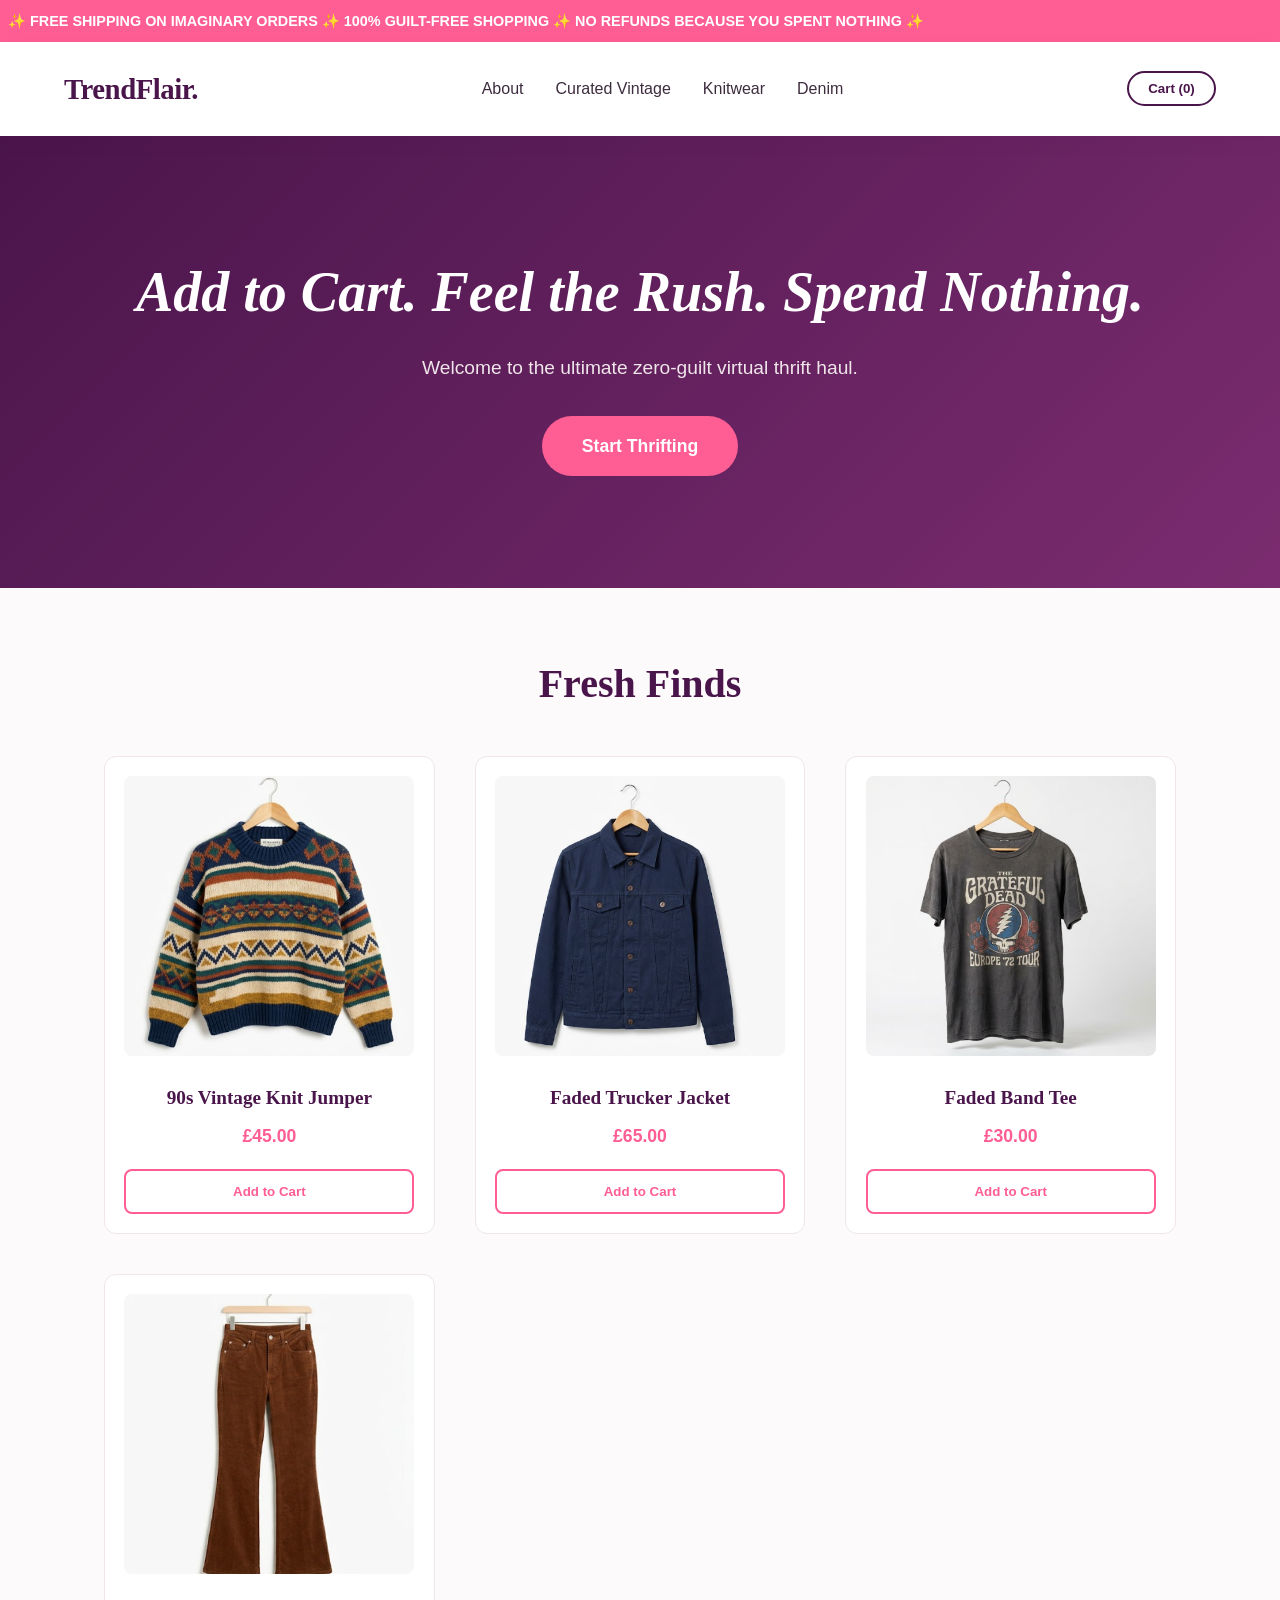
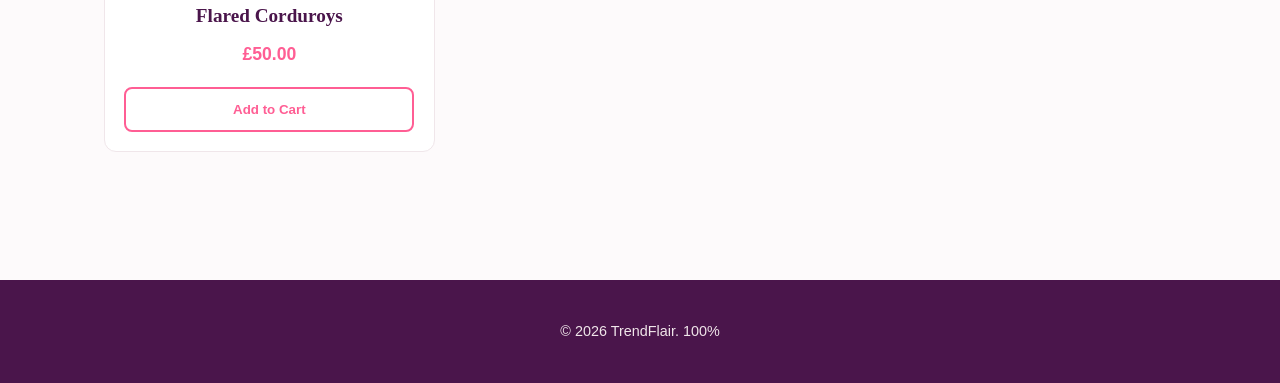
<file: index.html>
<!DOCTYPE html>
<html lang="en">
<head>
    <meta charset="UTF-8">
    <meta name="viewport" content="width=device-width, initial-scale=1.0">
    <title>TrendFlair | Shop Without the Guilt</title>
    <link rel="stylesheet" href="style.css">
</head>
<body>

     <!-- Promo Banner-->
    <div class="promo-banner">
    <p class="scrolling-text">✨ FREE SHIPPING ON IMAGINARY ORDERS ✨ 100% GUILT-FREE SHOPPING ✨ NO REFUNDS BECAUSE YOU SPENT NOTHING ✨</p>
</div>

    <header class="navbar">
        <div class="logo">TrendFlair.</div>
        <nav>
            <ul class="nav-links">
                <li><a href="about.html">About</a></li>
                <li><a href="#">Curated Vintage</a></li>
                <li><a href="#">Knitwear</a></li>
                <li><a href="#">Denim</a></li>
            </ul>
        </nav>
        <div class="cart">
            <button class="cart-btn">Cart (0)</button>
        </div>
    </header>

<section class="hero">
        <div class="hero-content">
            <h1>Add to Cart. Feel the Rush. Spend Nothing.</h1>
            <p>Welcome to the ultimate zero-guilt virtual thrift haul.</p>
            <a href="#shop" class="cta-btn">Start Thrifting</a>
        </div>
    </section>

    <main class="shop-container" id="shop">
        <h2>Fresh Finds</h2>
        <div class="product-grid">
            
            <div class="product-card">
                <img src="90sjumper.png" alt="90s Vintage Knit Jumper" class="product-image">
                <h3 class="product-title">90s Vintage Knit Jumper</h3>
                <p class="product-price">£45.00</p>
                <button class="add-to-cart-btn">Add to Cart</button>
            </div>

            <div class="product-card">
                <img src="navyjacket.png" alt="Faded Trucker Jacket" class="product-image">
                <h3 class="product-title">Faded Trucker Jacket</h3>
                <p class="product-price">£65.00</p>
                <button class="add-to-cart-btn">Add to Cart</button>
            </div>

            <div class="product-card">
                <img src="bandtee.png" alt="Faded Band Tee" class="product-image">
                <h3 class="product-title">Faded Band Tee</h3>
                <p class="product-price">£30.00</p>
                <button class="add-to-cart-btn">Add to Cart</button>
            </div>

            <div class="product-card">
                <img src="cordflares.png" alt="Flared Corduroys" class="product-image">
                <h3 class="product-title">Flared Corduroys</h3>
                <p class="product-price">£50.00</p>
                <button class="add-to-cart-btn">Add to Cart</button>
            </div>

        </div>
    </main>

    <footer>
        <p>&copy; 2026 TrendFlair. 100%
</file>
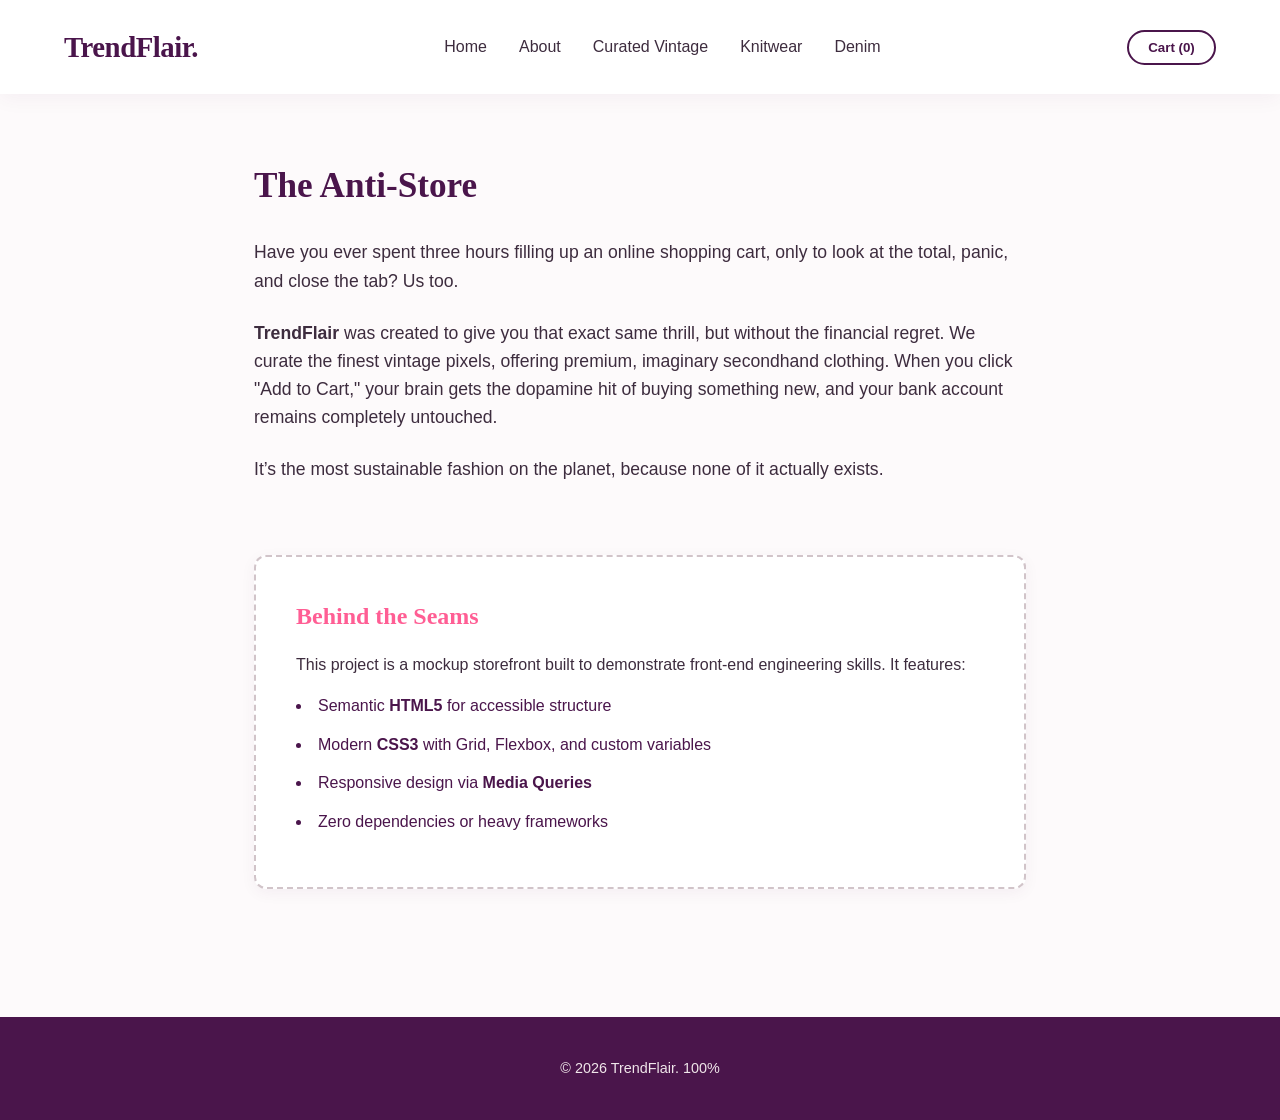
<file: about.html>
<!DOCTYPE html>
<html lang="en">
<head>
    <meta charset="UTF-8">
    <meta name="viewport" content="width=device-width, initial-scale=1.0">
    <title>TrendFlair | Shop Without the Guilt</title>
    <link rel="stylesheet" href="style.css">
</head>
<body>

    <header class="navbar">
        <div class="logo">TrendFlair.</div>
        <nav>
            <ul class="nav-links">
                <li><a href="index.html">Home</a></li>
                <li><a href="about.html">About</a></li>
                <li><a href="#">Curated Vintage</a></li>
                <li><a href="#">Knitwear</a></li>
                <li><a href="#">Denim</a></li>
            </ul>
        </nav>
        <div class="cart">
            <button class="cart-btn">Cart (0)</button>
        </div>
    </header>

<main class="about-container">
        <div class="about-content">
            <div class="about-text">
                <h2>The Anti-Store</h2>
                <p>Have you ever spent three hours filling up an online shopping cart, only to look at the total, panic, and close the tab? Us too.</p>
                <p><strong>TrendFlair</strong> was created to give you that exact same thrill, but without the financial regret. We curate the finest vintage pixels, offering premium, imaginary secondhand clothing. When you click "Add to Cart," your brain gets the dopamine hit of buying something new, and your bank account remains completely untouched.</p>
                <p>It’s the most sustainable fashion on the planet, because none of it actually exists.</p>
            </div>
            
            <div class="tech-stack-box">
                <h3>Behind the Seams</h3>
                <p>This project is a mockup storefront built to demonstrate front-end engineering skills. It features:</p>
                <ul>
                    <li>Semantic <strong>HTML5</strong> for accessible structure</li>
                    <li>Modern <strong>CSS3</strong> with Grid, Flexbox, and custom variables</li>
                    <li>Responsive design via <strong>Media Queries</strong></li>
                    <li>Zero dependencies or heavy frameworks</li>
                </ul>
            </div>
        </div>
    </main>

    <footer>
        <p>&copy; 2026 TrendFlair. 100%
</file>
<file: style.css>
/* --- Base Styles & Variables --- */
:root {
    --primary-color: #4a154b; /* Deep vintage plum */
    --accent-color: #ff5e94;  /* Retro punchy pink */
    --background-color: #fdfafb; /* Warm, soft cream */
    --text-color: #3d2c3e;
    --card-bg: #ffffff;
    --border-radius: 12px; /* Softer, rounder corners */
}
html {
    scroll-behavior: smooth; /* makes all anchor links glide smoothly */
}

* {
    margin: 0;
    padding: 0;
    box-sizing: border-box;
}

body {
    background-color: var(--background-color);
    color: var(--text-color);
    font-family: 'Helvetica Neue', Arial, sans-serif;
    line-height: 1.6;
}

/* Vintage Typography for Headings */
h1, h2, h3, .logo {
    font-family: 'Georgia', 'Times New Roman', serif;
}

/* --- Navigation --- */
.navbar {
    display: flex;
    justify-content: space-between;
    align-items: center;
    padding: 1.5rem 5%;
    background-color: var(--card-bg);
    box-shadow: 0 4px 20px rgba(74, 21, 75, 0.05); /* Tinted shadow */
    position: sticky;
    top: 0;
    z-index: 100;
}

.logo {
    font-size: 1.8rem;
    font-weight: bold;
    color: var(--primary-color);
    letter-spacing: -0.5px;
}

.nav-links {
    list-style: none;
    display: flex;
    gap: 2rem;
}

.nav-links a {
    text-decoration: none;
    color: var(--text-color);
    font-weight: 500;
    transition: color 0.3s;
}

.nav-links a:hover {
    color: var(--accent-color);
}

.cart-btn {
    background-color: var(--card-bg);
    color: var(--primary-color);
    border: 2px solid var(--primary-color);
    padding: 0.5rem 1.2rem;
    border-radius: 20px; /* pill shape for retro feel */
    cursor: pointer;
    font-weight: bold;
    transition: all 0.3s ease;
}

.cart-btn:hover {
    background-color: var(--primary-color);
    color: white;
}

/* --- hero Section --- */
.hero {
    background-color: var(--primary-color);
    background-image: linear-gradient(135deg, #4a154b 0%, #7b2c70 100%); /* purple gradient */
    color: white;
    text-align: center;
    padding: 7rem 1rem;
}

.hero h1 {
    font-size: 3.5rem;
    margin-bottom: 1rem;
    font-style: italic;
}

.hero p {
    font-size: 1.2rem;
    margin-bottom: 2rem;
    color: #f0e6ea;
}

.cta-btn {
    display: inline-block; 
    text-decoration: none; 
    background-color: var(--accent-color);
    color: white;
    border: none;
    padding: 1rem 2.5rem;
    font-size: 1.1rem;
    font-weight: bold;
    border-radius: 30px;
    cursor: pointer;
    transition: transform 0.2s, box-shadow 0.2s;
}

.cta-btn:hover {
    transform: translateY(-3px);
    box-shadow: 0 6px 15px rgba(255, 94, 148, 0.4); /* pink glow */
}

.promo-banner {
    background-color: var(--accent-color);
    color: white;
    padding: 0.5rem;
    overflow: hidden; /* hides the text that slides off-screen */
    white-space: nowrap; /* forces text to stay on one line */
}

.scrolling-text {
    display: inline-block;
    font-weight: bold;
    font-size: 0.9rem;
    animation: scroll-left 20s linear infinite; 
}

@keyframes scroll-left {
    0% { transform: translateX(100%); }
    100% { transform: translateX(-100%); }
}
/* --- Shop Layout --- */
.shop-container {
    padding: 4rem 5%;
    max-width: 1200px;
    margin: 0 auto;
}

.shop-container h2 {
    margin-bottom: 2.5rem;
    font-size: 2.5rem;
    color: var(--primary-color);
    text-align: center;
}

.product-grid {
    display: grid;
    grid-template-columns: repeat(auto-fit, minmax(250px, 1fr));
    gap: 2.5rem;
}

/* --- Product Cards --- */
.product-card {
    background-color: var(--card-bg);
    border-radius: var(--border-radius);
    padding: 1.2rem;
    text-align: center;
    border: 1px solid #f0e6ea;
    /* Basic starting states for our hover effects */
    transition: transform 0.4s ease, box-shadow 0.4s ease;
}

.placeholder-img {
    background-color: #f4eef1; /* Soft pink-gray */
    height: 280px;
    border-radius: 8px;
    display: flex;
    align-items: center;
    justify-content: center;
    color: #b59aa8;
    font-style: italic;
    margin-bottom: 1.2rem;
    /* Smooth transition for images */
    transition: background-color 0.4s ease;
}

/* crop images to fit nicely in the card */
.product-image {
    width: 100%;
    height: 280px;
    object-fit: cover; 
    border-radius: 8px;
    margin-bottom: 1.2rem;
}

.product-title {
    font-size: 1.2rem;
    margin-bottom: 0.5rem;
    color: var(--primary-color);
}

.product-price {
    font-weight: bold;
    color: var(--accent-color);
    margin-bottom: 1.2rem;
    font-size: 1.1rem;
}

.add-to-cart-btn {
    width: 100%;
    padding: 0.8rem;
    background-color: white;
    border: 2px solid var(--accent-color);
    color: var(--accent-color);
    font-weight: bold;
    cursor: pointer;
    border-radius: 8px;
    transition: all 0.3s ease;
}

/* --- About Page Styles --- */

.about-hero {
    background-color: var(--primary-color);
    color: white;
    text-align: center;
    padding: 5rem 1rem;
    border-bottom: 8px solid var(--accent-color);
}

.about-hero h1 {
    font-size: 2.8rem;
    font-style: italic;
}

.about-container {
    padding: 4rem 5%;
    max-width: 900px;
    margin: 0 auto;
}

.about-content {
    display: flex;
    flex-direction: column;
    gap: 3rem;
}

.about-text h2 {
    color: var(--primary-color);
    font-size: 2.2rem;
    margin-bottom: 1.5rem;
}

.about-text p {
    font-size: 1.1rem;
    margin-bottom: 1.5rem;
    color: var(--text-color);
}

/* The Portfolio Brag Box */
.tech-stack-box {
    background-color: var(--card-bg);
    border: 2px dashed #d1c4c9;
    padding: 2.5rem;
    border-radius: var(--border-radius);
    box-shadow: 0 4px 15px rgba(74, 21, 75, 0.05);
}

.tech-stack-box h3 {
    color: var(--accent-color);
    margin-bottom: 1rem;
    font-size: 1.5rem;
}

.tech-stack-box ul {
    list-style-position: inside;
    margin-top: 1rem;
    color: var(--primary-color);
}

.tech-stack-box li {
    margin-bottom: 0.8rem;
}

/* --- Footer --- */
footer {
    text-align: center;
    padding: 2.5rem;
    background-color: var(--primary-color);
    color: #f0e6ea;
    margin-top: 4rem;
    font-size: 0.9rem;
}

/* --- Mobile Responsiveness --- */

@media (max-width: 768px) {
    
    .navbar {
        flex-direction: column; /* stacks the logo, links, and cart vertically */
        gap: 1rem;
        padding: 1rem;
    }

    /* shrink the Hero section */
    .hero {
        padding: 4rem 1rem; 
    }

    .hero h1 {
        font-size: 2.2rem; /* shrinks the massive title so it fits */
    }

    .hero p {
        font-size: 1rem;
    }

    /* adjusts the Shop Layout */
    .shop-container {
        padding: 2rem 1rem;
    }

    .shop-container h2 {
        font-size: 2rem;
    }
}
</file>
